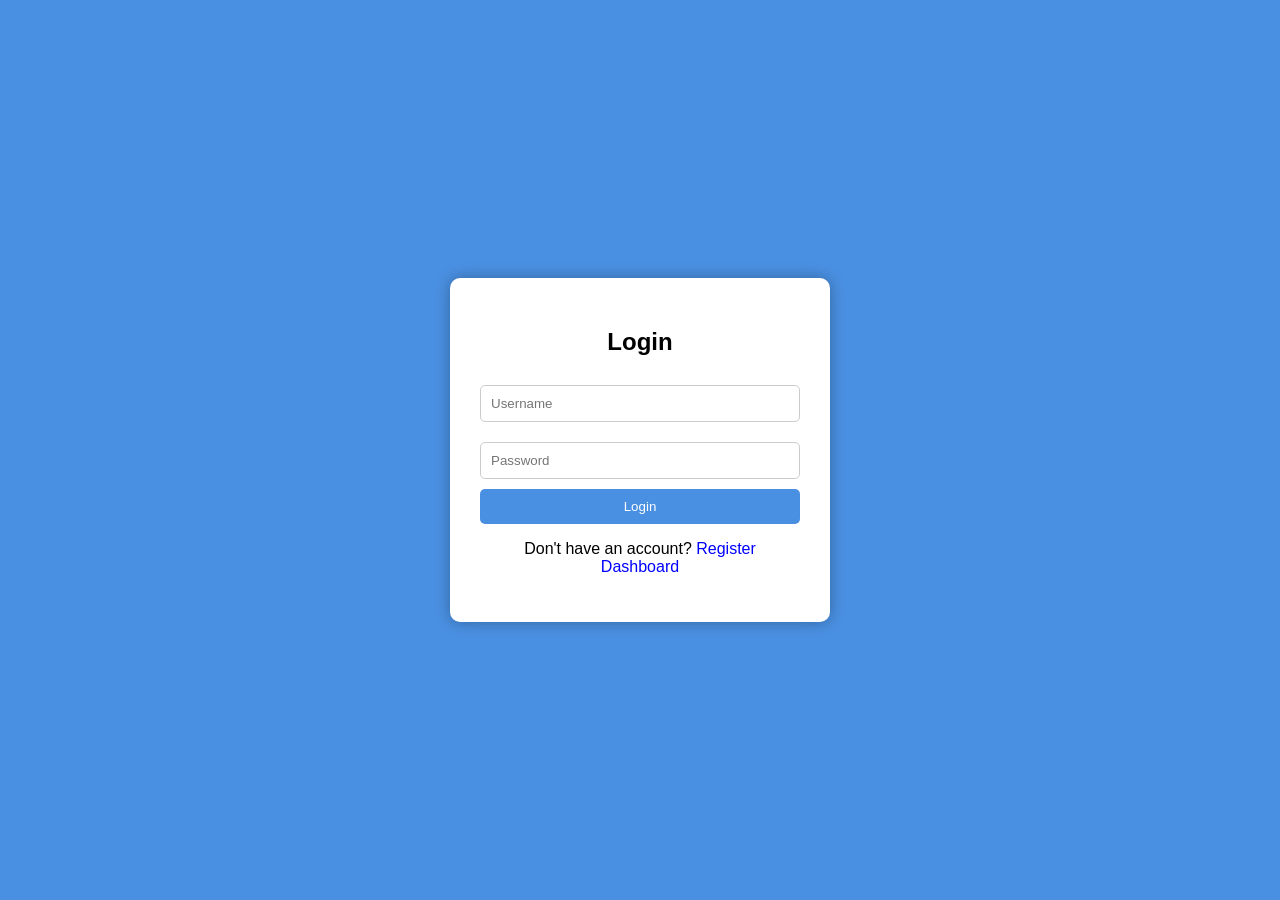
<file: INFOSYS FOLDER/Login authentication/index.html>
<!DOCTYPE html>
<html lang="en">
<head>
<meta charset="UTF-8">
<meta name="viewport" content="width=device-width, initial-scale=1.0">
<title>Login</title>
<link rel="stylesheet" href="style.css">
</head>
<body>

<div class="container">
<h2>Login</h2>

<input type="text" id="loginUsername" placeholder="Username">
<input type="password" id="loginPassword" placeholder="Password">

<button onclick="login()">Login</button>

<p>Don't have an account?
<a href="register.html">Register</a><br>
<a href="Dashboard.html">Dashboard</a>
</p>

</div>

<script src="script.js"></script>

</body>
</html>
</file>
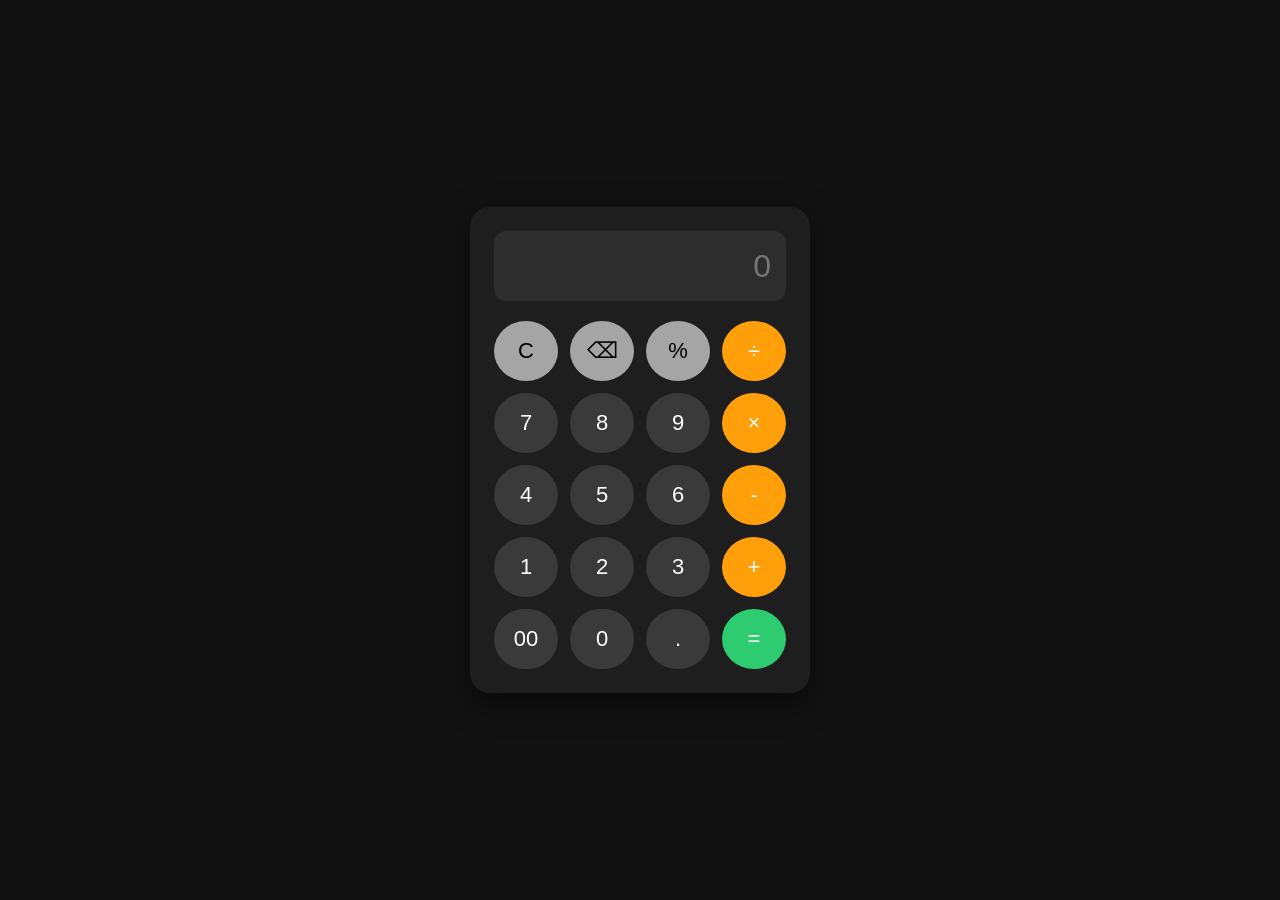
<file: INFOSYS FOLDER/Calculator/Cal.html>
<!DOCTYPE html>
<html lang="en">
<head>
    <meta charset="UTF-8">
    <meta name="viewport" content="width=device-width, initial-scale=1.0">
    <title>Simple Calculator</title>
    <link rel="stylesheet" href="style.css">
</head>
<body>

    <main class="calculator" aria-label="Calculator">
        <input type="text" id="display" readonly aria-live="polite" placeholder="0">

        <div class="buttons">
            <button onclick="clearDisplay()" class="btn-clear" aria-label="Clear">C</button>
            <button onclick="deleteLast()" class="btn-util" aria-label="Delete last entry">⌫</button>
            <button onclick="appendValue('%')" class="btn-util" aria-label="Percent">%</button>
            <button onclick="appendValue('/')" class="btn-operator" aria-label="Divide">÷</button>

            <button onclick="appendValue('7')">7</button>
            <button onclick="appendValue('8')">8</button>
            <button onclick="appendValue('9')">9</button>
            <button onclick="appendValue('*')" class="btn-operator" aria-label="Multiply">×</button>

            <button onclick="appendValue('4')">4</button>
            <button onclick="appendValue('5')">5</button>
            <button onclick="appendValue('6')">6</button>
            <button onclick="appendValue('-')" class="btn-operator" aria-label="Subtract">-</button>

            <button onclick="appendValue('1')">1</button>
            <button onclick="appendValue('2')">2</button>
            <button onclick="appendValue('3')">3</button>
            <button onclick="appendValue('+')" class="btn-operator" aria-label="Add">+</button>
            
            <button onclick="appendValue('00')" class="btn-zero">00</button>
            <button onclick="appendValue('0')" class="btn-zero">0</button>
            <button onclick="appendValue('.')">.</button>
            <button onclick="calculate()" class="btn-equal" aria-label="Equals">=</button>
        </div>
    </main>

    <script src="script.js"></script>
</body>
</html>
</file>
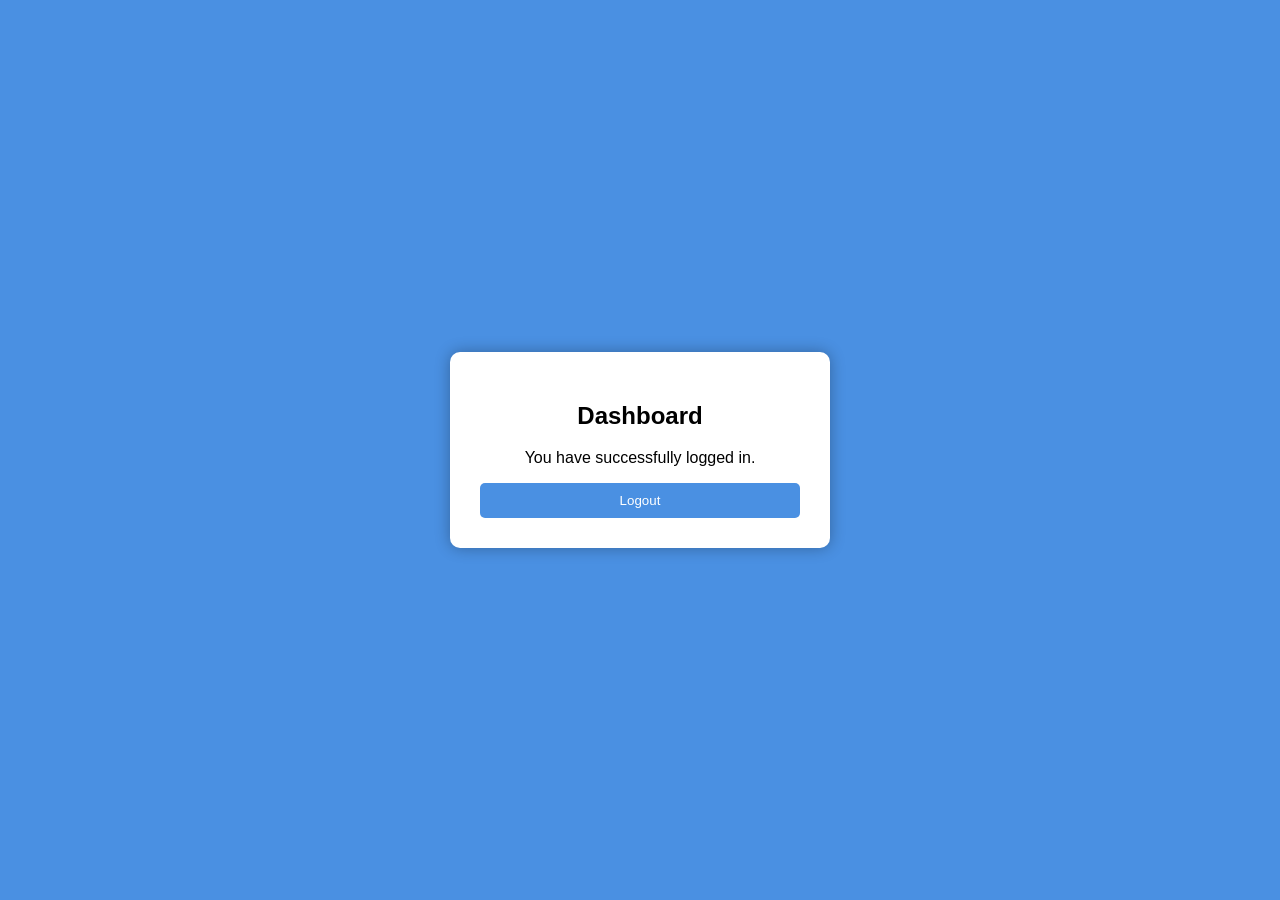
<file: INFOSYS FOLDER/Login authentication/Dashboard.html>
<!DOCTYPE html>
<html lang="en">
<head>
<meta charset="UTF-8">
<meta name="viewport" content="width=device-width, initial-scale=1.0">
<title>Dashboard</title>
<link rel="stylesheet" href="style.css">
</head>

<body>

<div class="container">

<h2>Dashboard</h2>

<h3 id="welcome"></h3>

<p>You have successfully logged in.</p>

<button onclick="logout()">Logout</button>

</div>

<script src="script.js"></script>

</body>
</html>
</file>
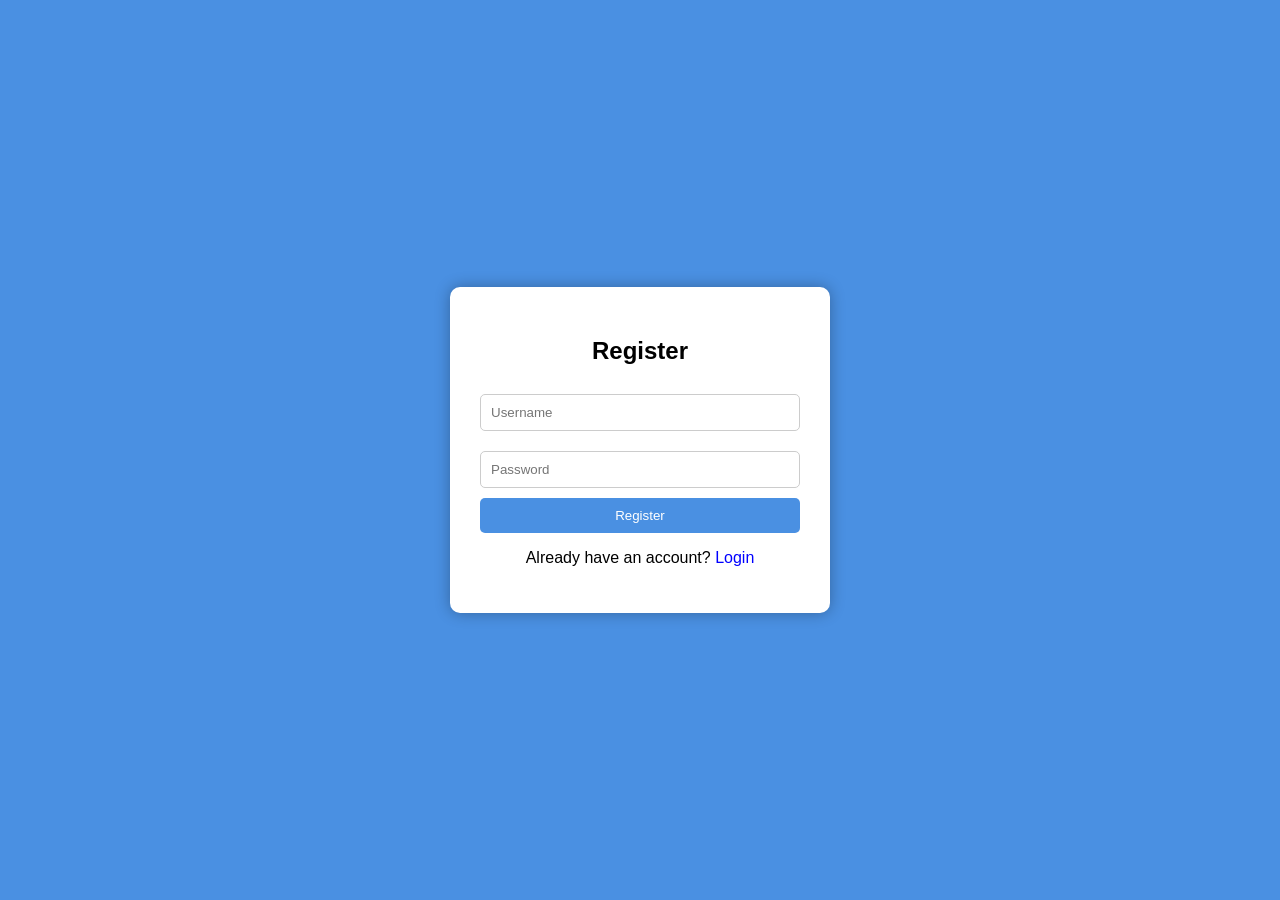
<file: INFOSYS FOLDER/Login authentication/register.html>
<!DOCTYPE html>
<html lang="en">
<head>
<meta charset="UTF-8">
<meta name="viewport" content="width=device-width, initial-scale=1.0">
<title>Register</title>
<link rel="stylesheet" href="style.css">
</head>
<body>

<div class="container">

<h2>Register</h2>

<input type="text" id="regUsername" placeholder="Username">

<input type="password" id="regPassword" placeholder="Password">

<button onclick="register()">Register</button>

<p>
Already have an account?
<a href="index.html">Login</a>
</p>

</div>

<script src="script.js"></script>

</body>
</html>
</file>
<file: INFOSYS FOLDER/Login authentication/style.css>
body{
margin:0;
padding:0;
font-family:Arial, sans-serif;
background:#4a90e2;
display:flex;
justify-content:center;
align-items:center;
height:100vh;
}

.container{
background:white;
padding:30px;
border-radius:10px;
width:320px;
text-align:center;
box-shadow:0 0 15px rgba(0,0,0,.3);
}

input{
width:100%;
padding:10px;
margin:10px 0;
border:1px solid #ccc;
border-radius:5px;
box-sizing:border-box;
}

button{
width:100%;
padding:10px;
background:#4a90e2;
color:white;
border:none;
border-radius:5px;
cursor:pointer;
}

button:hover{
background:#357abd;
}

a{
text-decoration:none;
color:blue;
}
</file>
<file: INFOSYS FOLDER/Calculator/style.css>
* {
    margin: 0;
    padding: 0;
    box-sizing: border-box;
    font-family: 'Segoe UI', Arial, sans-serif; /* Slightly more modern fallback font */
}

body {
    background: #121212; /* Deeper dark mode background */
    display: flex;
    justify-content: center;
    align-items: center;
    height: 100vh;
}

.calculator {
    background: #1e1e1e; /* Sleek dark gray for the chassis */
    padding: 24px;
    border-radius: 20px;
    box-shadow: 0 10px 30px rgba(0, 0, 0, 0.5);
    width: 340px;
}

#display {
    width: 100%;
    height: 70px;
    font-size: 32px;
    padding: 10px 15px;
    margin-bottom: 20px;
    text-align: right;
    border: none;
    outline: none;
    border-radius: 12px;
    background: #2d2d2d; /* Dark display screen for a unified dark theme */
    color: #ffffff;
}

/* Base setup for the grid */
.buttons {
    display: grid;
    grid-template-columns: repeat(4, 1fr);
    gap: 12px;
}

/* Standard button styles */
button {
    height: 60px;
    font-size: 22px;
    border: none;
    border-radius: 50%; /* Makes number buttons perfectly circular or oval */
    cursor: pointer;
    background: #3a3a3a; /* Darker gray for number buttons */
    color: #ffffff;
    transition: background 0.2s ease, transform 0.1s ease;
}

/* Hover state for normal numbers */
button:hover {
    background: #4a4a4a;
}

/* Tactile click effect */
button:active {
    transform: scale(0.95);
}

/* Operator buttons (+, -, ×, ÷) */
.btn-operator {
    background: #ff9f0a; /* Classic orange operator color */
    color: white;
}

.btn-operator:hover {
    background: #cc7f08;
}

/* Utility buttons (C, ⌫, %) */
.btn-clear, .btn-util {
    background: #a5a5a5;
    color: #000000; /* Dark text on light gray for contrast */
}

.btn-clear:hover, .btn-util:hover {
    background: #8e8e8e;
}

/* Equal button styling */
.btn-equal {
    background: #2ecc71; /* Accent green for the final result */
    color: white;
}

.btn-equal:hover {
    background: #27ae60;
}

/* Make the 0 button span 2 columns if you want a classic layout */
/* Note: In the previous HTML, if you want '0' wide, remove one extra button or let '=' stretch */
.btn-zero {
    border-radius: 30px; /* Adjusted radius since it spans wider */
}
</file>
